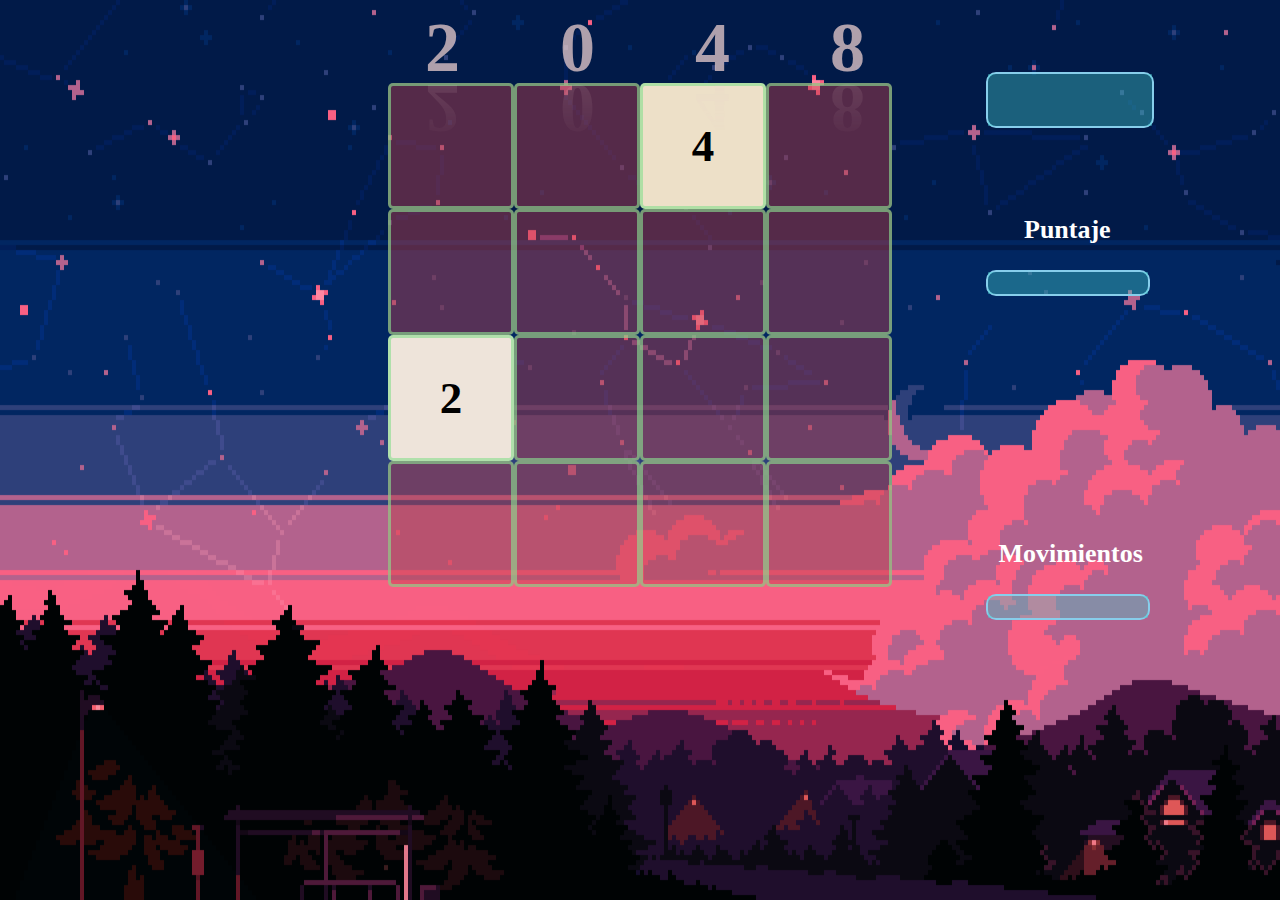
<file: index.html>
<!DOCTYPE html>
<html lang="en">
<head>
    <link rel="stylesheet" type="text/css" href= "estilo.css" >
    <link rel="stylesheet" href="estilos1.css">
    <meta charset="UTF-8">
    <meta http-equiv="X-UA-Compatible" content="IE=edge">
    <meta name="viewport" content="width=device-width, initial-scale=1.0">
    <title>2048</title>
</head>
<body>


    <div class="puntaje">
        <h1>Puntaje</h1>
    </div>

    <div class="marcador">
        <input type="text"  id="marcadores" readonly> <!--puntaje-->
    </div>
        

    <div class="movimientos">
        <h1>Movimientos</h1>
    </div>

    <div class="cantidad">
        <input type="text" id="cantidades" readonly> <!--puntaje-->
    </div>
    

    
    <div class="numeros">
        <span style="--i:1">2</span>
        <span style="--i:2">0</span>
        <span style="--i:3">4</span>
        <span style="--i:4">8</span>
    </div>



    
    <div class="contenedor">

        <div class="filas">
            <div class="columnas" id="0.0"></div>
            <div class="columnas" id="0.1"></div>
            <div class="columnas" id="0.2"></div>
            <div class="columnas" id="0.3"></div>
        </div>
        
        <div class="filas">
            <div class="columnas" id="1.0"></div>
            <div class="columnas" id="1.1"></div>
            <div class="columnas" id="1.2"></div>
            <div class="columnas" id="1.3"></div>
        </div>

        <div class="filas">
            <div class="columnas" id="2.0"></div>
            <div class="columnas" id="2.1"></div>
            <div class="columnas" id="2.2"></div>
            <div class="columnas" id="2.3"></div>
        </div>

        <div class="filas">
            <div class="columnas" id="3.0"></div>
            <div class="columnas" id="3.1"></div>
            <div class="columnas" id="3.2"></div>
            <div class="columnas" id="3.3"></div>
        </div>
    </div>


    
    <div id="modal-container"> <!--modal-->
        <div id="modal-background">
        </div>
    </div>

    <div class="time">
        <input type="text" id="cronometro" readonly> <!--cronometro-->
    </div>


   

   <script src="code.js"></script> 
    

</body>
</html>
</file>
<file: estilo.css>
body{
    background-image: url(fondo2.gif);
    background-size: 100vw 100vh;
}

.puntaje{
    display:flex;
    align-items: center;
    justify-content: center;
    font-size: 13px;
    font-weight: bold;
    top: 22%;
    left: 80%;
    position: absolute;
    color: white;
}

.movimientos{
    display:flex;
    align-items: center;
    justify-content: center;
    font-size: 13px;
    font-weight: bold;
    top: 58%;
    left: 78%;
    position: absolute;
    color: #fff;
}

.marcador{
    display:flex;
    align-items: center;
    justify-content: center;
    left:77%;
    top: 30%;
    position: absolute;
    font-size: 4px;
    border-style: solid;
    border-width: 2px; 
    border-color: skyblue;
    text-align: center;
    border-radius: 10px 10px 10px 10px;
}

.cantidad{
    font-size: 13px;
    font-weight: bold;
    top: 66%;
    left: 77%;
    position: absolute;
    font-size: 4px;
    border-style: solid;
    border-radius: 10px 10px 10px 10px;
    border-width: 2px;
    border-color: skyblue;
    display:flex;
    align-items: center;
    justify-content: center;
}

.cantidad > input{
    display:flex;
    align-items: center;
    justify-content: center;
    width: 156px;
    height: 20px;
    font-size: 13px;
    font-weight: bold;
    text-align: center;
    border-style: none;
    background: rgba(67, 204, 204, 0.397);
    color: rgb(17, 16, 16);
}

.marcador>input{
    display:flex;
    align-items: center;
    justify-content: center;
    width: 156px;
    height: 20px;
    font-size: 13px;
    font-weight: bold;
    text-align: center;
    border-style: none;
    background: rgba(67, 204, 204, 0.397);
    color: rgb(17, 16, 16);
}

.time{
    font-size: 13px;
    font-weight: bold;
    top: 8%;
    left: 77%;
    position: absolute;
    font-size: 4px;
    border-style: solid;
    border-radius: 10px 10px 10px 10px;
    border-width: 2px;
    border-color: skyblue;
    display:flex;
    align-items: center;
    justify-content: center;
}

.time>input{
    display:flex;
    align-items: center;
    justify-content: center;
    width: 160px;
    height: 50px;
    font-size: 25px;
    font-weight: bold;
    text-align: center;
    border-style: none;
    background: rgba(67, 204, 204, 0.397);
    color: rgb(17, 16, 16);
}

.filas{
    display: flex;
    align-items: center;
    justify-content: center;
   
    font-weight: bold;
}

.columnas{
    display: flex;
    align-items: center;
    justify-content: center;
    background-color: hsla(355, 50%, 50%, 0.445);
}

.filas > div {

    width: 120px;
    height: 120px;
    font-size: 45px;
    /*LOS BORDES*/
    border-color: rgba(140, 221, 144, 0.63);
    border-style: solid;
    border-width: 3px;
    border-radius: 5px;
    
}

.contenedor{
    margin-top: -5px;
}

.numeros{
    display: flex;
    align-items: center;
    justify-content: center;
}

.numeros>span{
    font-size: 70px;
    font-weight: bold;
    margin-left: 55px;
    margin-right: 45px;
}

.numeros {
    position: relative;
    -webkit-box-reflect: below -20px linear-gradient(transparent, rgba(0,0,0,.2));
    font-size: 60px;
  }
  .numeros span {
    font-family: 'Alfa Slab One', cursive;
    position: relative;
    display: inline-block;
    color: #e9cdcdc0;
    text-transform: uppercase;
    animation: waviy 1.5s infinite;
    animation-delay: calc(.1s * var(--i));
    
  }
  @keyframes waviy {
    0%,40%,100% {
      transform: translateY(0)
    }
    20% {
      transform: translateY(-45px)
    }
}


/* colores de los cuadritos de las casillas */

.x2 {
    background-color: #eee4da;
    color: black;
}

.x4 {
    background-color: #ede0c8;
    color: black;
}

.x8 {
    background-color: #f2b179;
    color: black;
}

.x16{
    background-color: #f59563;
    color: black;
}

.x32{
    background-color: #f67c5f;
    color: black;
}

.x64{
    background-color: #f65e3b;
    color: black;
}

.x128{
    background-color: #edcf72;
    color: black;
}

.x256{
    background-color: #edcc61;
    color: black;
}

.x512{
    background-color: #edc850;
    color: black;
}

.x1024{
    background-color: #edc53f;
    color: black;
}

.x2048{
    background-color: #edc22e;
    color: black;
}
</file>
<file: estilos1.css>
.body, .modal{
    width: 100%;
    height: 100vh;
    display: flex;
    justify-content: center;
    align-items: center;
}

.modal{
    position: fixed;
    top:0;
    left:0;
    background:transparent;
    transition: all 500ms ease;
}

.contenedor1{
    width: 400px;
    height:340px;
    margin:auto;
    background: #fff;
    box-shadow: 1px 1px 10px rgba(0,0,0,0.5);
    transition: all 500ms ease;
    border-radius: 10px;
    overflow: hidden;
    background-color: #db1b1b9f;
    align-items: center;

    border-radius: 10px 10px 10px 10px;
    border-bottom: 7px solid #fff;

}

.contenedor1>header{
    display: flex;
    justify-content: center;
    align-items: center;
    width: 100%;
    height: 50px;
    background: #db1b1b9f;
    font-weight: bold;
    font-size: 20px;
    color: #fff;
    text-align: center;
    border-radius: 10px 10px 10px 10px;
    border-bottom: 7px solid #fff;
    
}

.contenedor1>div{
    justify-content: center;
    align-items: center;
    font-size: large;
    color: white;
    text-align: center;


}

.contenedor1>div>button{
    justify-content: center;
    align-items: center;
    width: 100px;
    height: 30px;
    background: #000;
    font-weight: bold;
    font-size: 20px;
    color: #fff;
    text-align: center;
    border-radius: 10px 10px 10px 10px;
    
    
  
}

.contenedor1>div>button:hover{
    background: #fff;
    color: #000;
    border: 1px solid #000;
    box-shadow: 1px 1px 1px #000;
    cursor: pointer;
    border-radius: 10px 10px 10px 10px;

}



.cajaP{
    display: flex;
    top: 35%;
    left: 55%;
    position: absolute;   
    
}

.cajaM{
    display: flex;
    top: 41%;
    left: 56.7%; 
    position: absolute;  
    
    
}

.cajaT{
    display: flex;
    top: 47%;
    left: 54.3%;
    position: absolute;

   
}

.cajaP>input{
    width: 78px;
    height: 20px;
    background: transparent;   
    align-items: center;
    border: transparent;
    text-align: center;
    font-size: 15px;
    font-weight: bold;
    color: white;
    outline: none;


}

.cajaM>input{
    width: 68px;
    height: 20px;
    background: transparent;   
    align-items: center;
    border: none;

    text-align: center;
    font-size: 15px;
    font-weight: bold;
    color: white;
    outline: none;

}

.cajaT>input{
    width: 78px;
    height: 20px;
    background: transparent; 
    border: none;
    text-align: center;
    font-size: 13px;
    font-weight: bold;
    color: white;
    outline: none;
}
</file>
